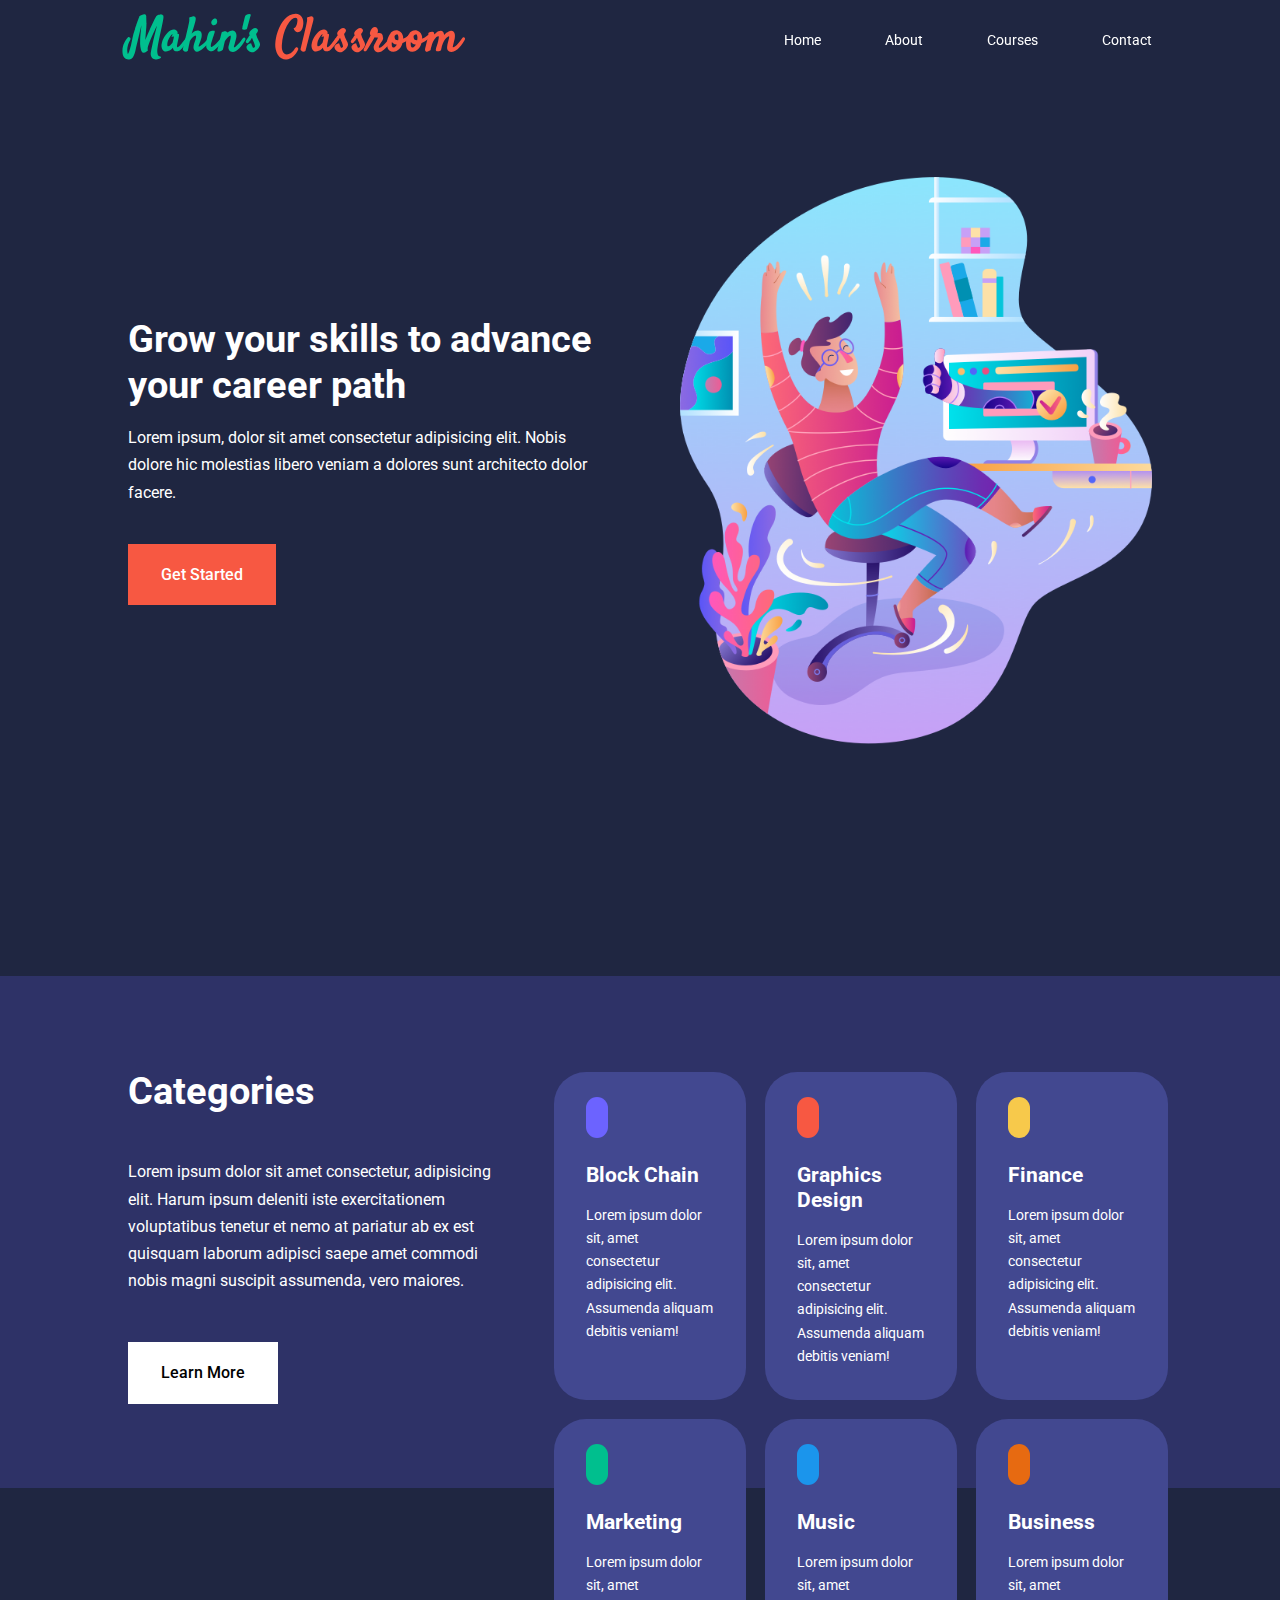
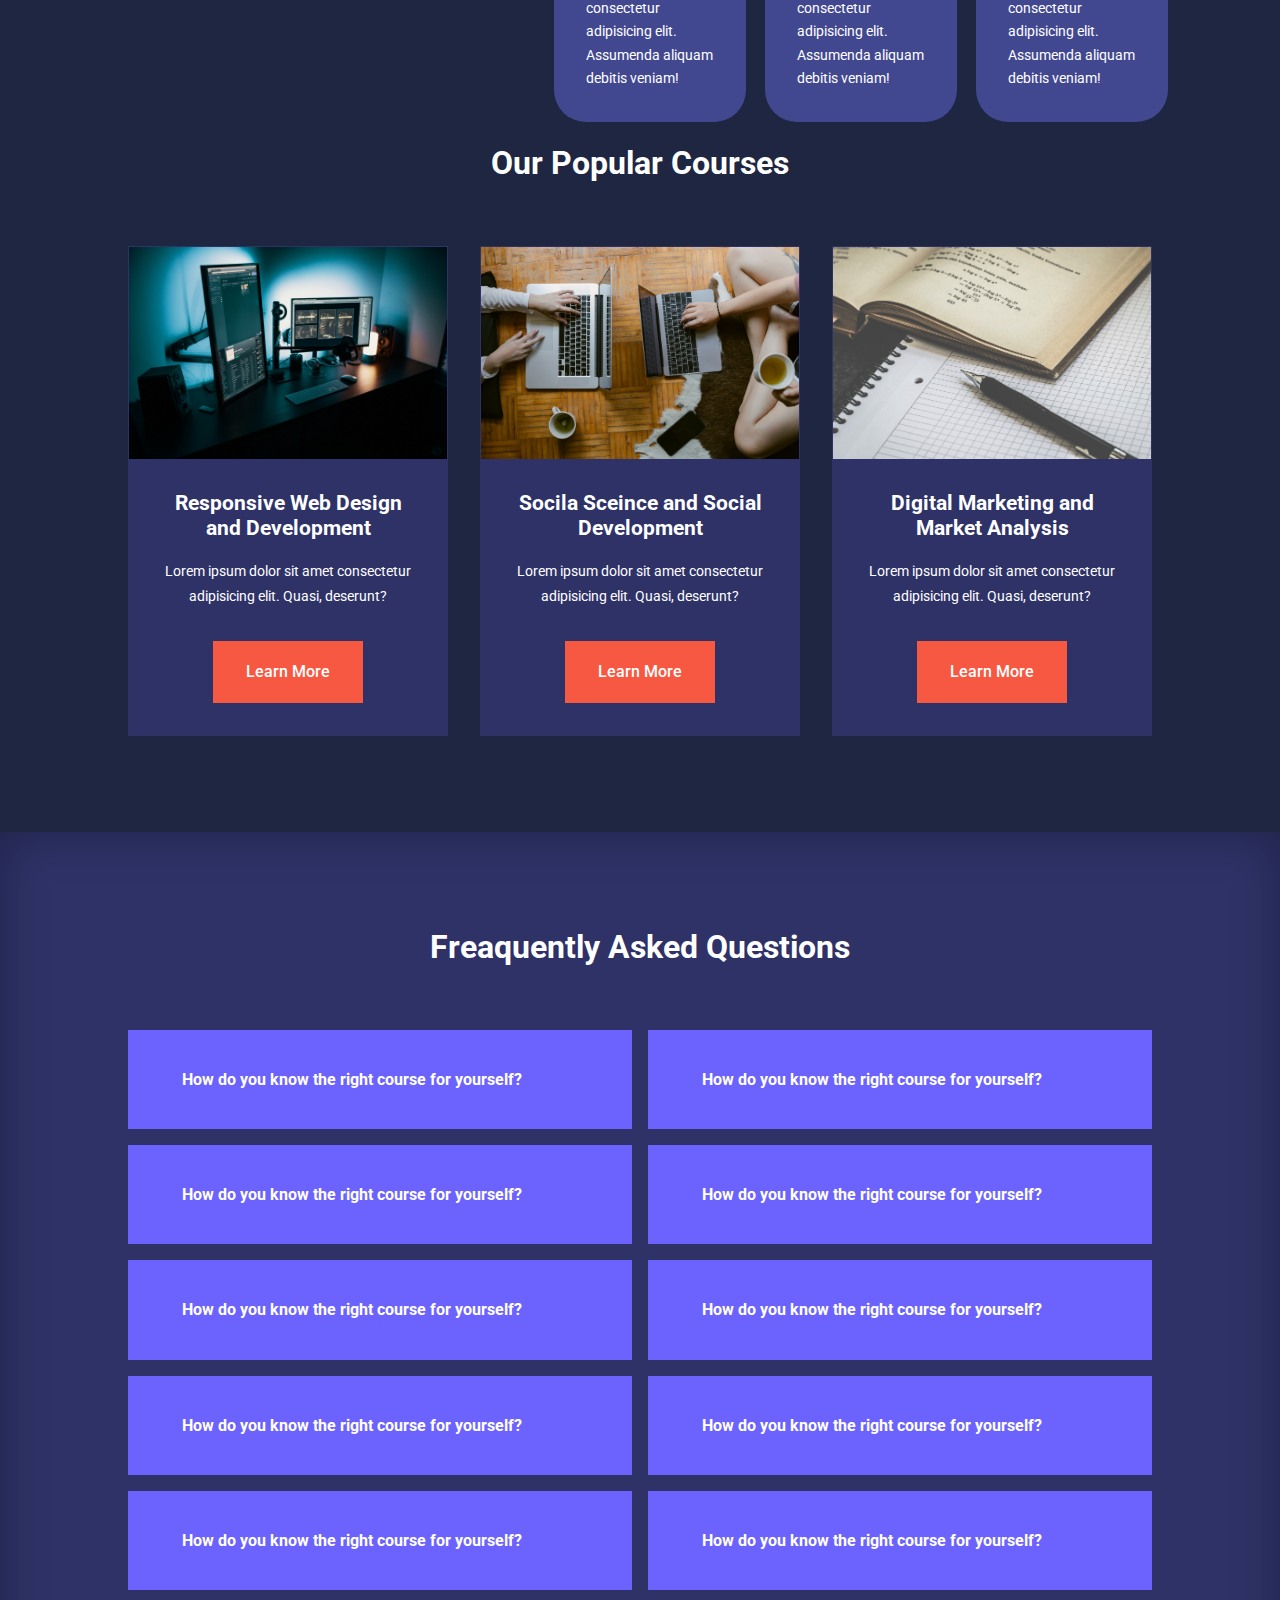
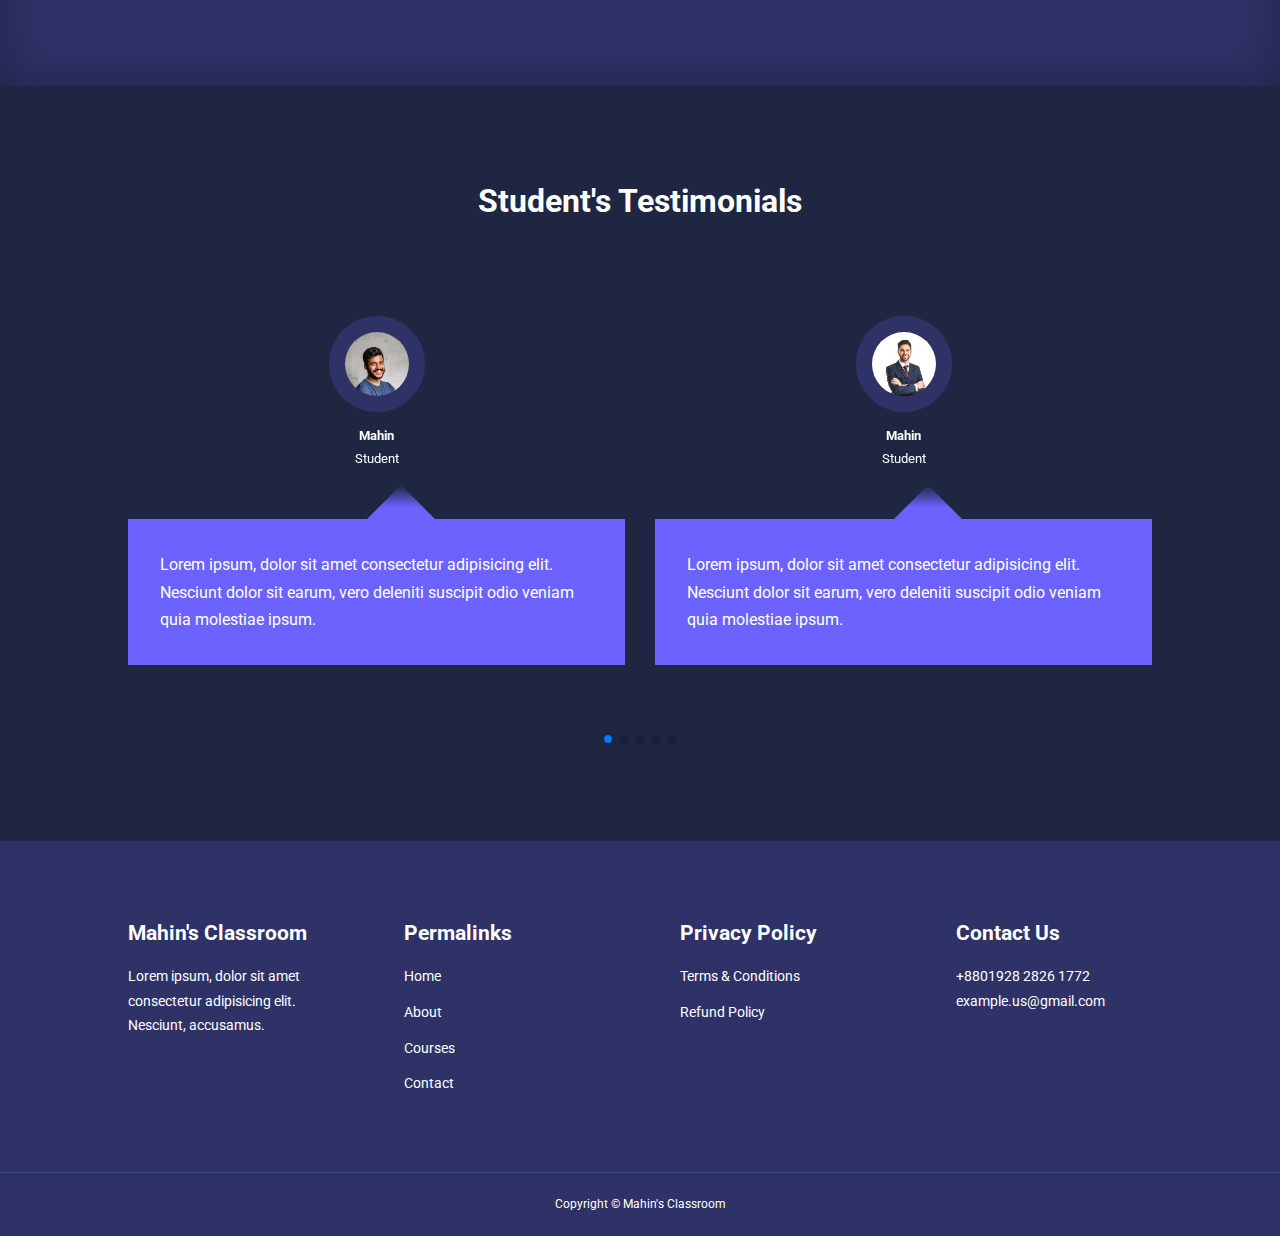
<file: index.html>
<!DOCTYPE html>
<html lang="en">
  <head>
    <meta charset="UTF-8" />
    <meta http-equiv="X-UA-Compatible" content="IE=edge" />
    <meta name="viewport" content="width=device-width, initial-scale=1.0" />
    <title>Mahin's Classroom</title>
    <link rel="stylesheet" href="./CSS/style.css" />

    <!--IconScout CDN-->
    <link
      rel="stylesheet"
      href="https://unicons.iconscout.com/release/v4.0.0/css/line.css"
    />

    <!--GOOGLE FONTS-->
    <link rel="preconnect" href="https://fonts.googleapis.com" />
    <link rel="preconnect" href="https://fonts.gstatic.com" crossorigin />
    <link
      href="https://fonts.googleapis.com/css2?family=Roboto:wght@300;400;500;700&display=swap"
      rel="stylesheet"
    />

    <!--Swiper JS-->
    <link
  rel="stylesheet"
  href="https://cdn.jsdelivr.net/npm/swiper@8/swiper-bundle.min.css"
/>
  </head>
  <body>
    <!--Navbar Start-->
    <nav>
      <div class="container nav-container">
        <a href="index.html"><h4 id="logo"><span>Mahin's</span> Classroom</h4></a>
        <ul class="nav-menu">
          <li><a href="index.html">Home</a></li>
          <li><a href="about.html">About</a></li>
          <li><a href="courses.html">Courses</a></li>
          <li><a href="contact.html">Contact</a></li>
        </ul>
        <button id="open-menu-btn"><i class="uil uil-bars"></i></button>
        <button id="close-menu-btn"><i class="uil uil-multiply"></i></button>
      </div>
    </nav>

    <!--Navbar End-->

    <!--Header Start-->
    <header>
      <div class="container header-container">
        <div class="header-left">
          <h1>Grow your skills to advance your career path</h1>
          <p>
            Lorem ipsum, dolor sit amet consectetur adipisicing elit. Nobis
            dolore hic molestias libero veniam a dolores sunt architecto dolor
            facere.
          </p>
          <a href="courses.html" class="btn btn-primary">Get Started</a>
        </div>
        <div class="header-right">
          <div class="header-right-img">
            <img src="./images/success.png" alt="" />
          </div>
        </div>
      </div>
    </header>

    <!--Categories-->
    <section class="categories">
      <div class="container categories-container">
        <div class="categories-left">
          <h1>Categories</h1>
          <p>
            Lorem ipsum dolor sit amet consectetur, adipisicing elit. Harum
            ipsum deleniti iste exercitationem voluptatibus tenetur et nemo at
            pariatur ab ex est quisquam laborum adipisci saepe amet commodi
            nobis magni suscipit assumenda, vero maiores.
          </p>
          <a href="#" class="btn">Learn More</a>
        </div>
        <div class="categories-right">
            <article class="category">
              <span class="category-icon"><i class="uil uil-bitcoin"></i></span>
              <h4>Block Chain</h4>
              <p>
                Lorem ipsum dolor sit, amet consectetur adipisicing elit. Assumenda
                aliquam debitis veniam!
              </p>
            </article>
    
            <article class="category">
                <span class="category-icon"><i class="uil uil-palette"></i></span>
                <h4>Graphics Design</h4>
                <p>
                  Lorem ipsum dolor sit, amet consectetur adipisicing elit. Assumenda
                  aliquam debitis veniam!
                </p>
              </article>
    
              <article class="category">
                <span class="category-icon"><i class="uil uil-dollar-alt"></i></span>
                <h4>Finance</h4>
                <p>
                  Lorem ipsum dolor sit, amet consectetur adipisicing elit. Assumenda
                  aliquam debitis veniam! 
                </p>
              </article>
    
              <article class="category">
                <span class="category-icon"><i class="uil uil-megaphone"></i></span>
                <h4>Marketing</h4>
                <p>
                  Lorem ipsum dolor sit, amet consectetur adipisicing elit. Assumenda
                  aliquam debitis veniam! 
                </p>
              </article>
    
              <article class="category">
                <span class="category-icon"><i class="uil uil-music"></i></span>
                <h4>Music</h4>
                <p>
                  Lorem ipsum dolor sit, amet consectetur adipisicing elit. Assumenda
                  aliquam debitis veniam!
                </p>
              </article>
    
              <article class="category">
                <span class="category-icon"><i class="uil uil-money-insert"></i></span>
                <h4>Business</h4>
                <p>
                  Lorem ipsum dolor sit, amet consectetur adipisicing elit. Assumenda
                  aliquam debitis veniam!
                </p>
              </article>
          </div>
      </div>
    </section>

    <!--END OF CATEGORIES-->


    <!--POPULAR COURSES-->

    <section id="courses">
        <h2>Our Popular Courses</h2>
        <div class="container course-container">
            <article class="course">
                <div class="course-img">
                    <img src="./images/computer2.jpg" alt="" >
                </div>
                <div class="course-info">
                    <h4>Responsive Web Design and Development</h4>
                    <p>Lorem ipsum dolor sit amet consectetur adipisicing elit. Quasi, deserunt?</p>
                    <a href="courses.html" class="btn btn-primary">Learn More</a>
                </div>
            </article>

            <article class="course">
                <div class="course-img">
                    <img src="./images/computer.jpg" alt="" >
                </div>
                <div class="course-info">
                    <h4>Socila Sceince and Social Development</h4>
                <p>Lorem ipsum dolor sit amet consectetur adipisicing elit. Quasi, deserunt?</p>
                <a href="courses.html" class="btn btn-primary">Learn More</a>
                </div>
            </article>

            <article class="course">
                <div class="course-img">
                    <img src="./images/book.jpg" alt="" >
                </div>
                <div class="course-info">
                    <h4>Digital Marketing and Market Analysis</h4>
                    <p>Lorem ipsum dolor sit amet consectetur adipisicing elit. Quasi, deserunt?</p>
                    <a href="courses.html" class="btn btn-primary">Learn More</a>
                </div>
            </article>
        </div>
    </section>

    <!--END OF COURSES-->

    <!--FAQ Starts-->

    <section class="faqs">
      <h2>Freaquently Asked Questions</h2>
      <div class="container faqs-container">
        <article class="faq">
          <div class="faq-icon"><i class="uil uil-plus-circle"></i></div>
          <div class="question-answer">
            <h4>How do you know  the right course for yourself?</h4>
            <p>Lorem ipsum dolor sit amet consectetur adipisicing elit. Modi tempora aliquam laborum cupiditate cum obcaecati doloribus sapiente non quae provident. Ducimus impedit autem delectus voluptates asperiores cupiditate soluta non quas!</p>
          </div>
        </article>

        <article class="faq">
          <div class="faq-icon"><i class="uil uil-plus-circle"></i></div>
          <div class="question-answer">
            <h4>How do you know  the right course for yourself?</h4>
            <p>Lorem ipsum dolor sit amet consectetur adipisicing elit. Modi tempora aliquam laborum cupiditate cum obcaecati doloribus sapiente non quae provident. Ducimus impedit autem delectus voluptates asperiores cupiditate soluta non quas!</p>
          </div>
        </article>

        <article class="faq">
          <div class="faq-icon"><i class="uil uil-plus-circle"></i></div>
          <div class="question-answer">
            <h4>How do you know  the right course for yourself?</h4>
            <p>Lorem ipsum dolor sit amet consectetur adipisicing elit. Modi tempora aliquam laborum cupiditate cum obcaecati doloribus sapiente non quae provident. Ducimus impedit autem delectus voluptates asperiores cupiditate soluta non quas!</p>
          </div>
        </article>

        <article class="faq">
          <div class="faq-icon"><i class="uil uil-plus-circle"></i></div>
          <div class="question-answer">
            <h4>How do you know  the right course for yourself?</h4>
            <p>Lorem ipsum dolor sit amet consectetur adipisicing elit. Modi tempora aliquam laborum cupiditate cum obcaecati doloribus sapiente non quae provident. Ducimus impedit autem delectus voluptates asperiores cupiditate soluta non quas!</p>
          </div>
        </article>

        <article class="faq">
          <div class="faq-icon"><i class="uil uil-plus-circle"></i></div>
          <div class="question-answer">
            <h4>How do you know  the right course for yourself?</h4>
            <p>Lorem ipsum dolor sit amet consectetur adipisicing elit. Modi tempora aliquam laborum cupiditate cum obcaecati doloribus sapiente non quae provident. Ducimus impedit autem delectus voluptates asperiores cupiditate soluta non quas!</p>
          </div>
        </article>

        <article class="faq">
          <div class="faq-icon"><i class="uil uil-plus-circle"></i></div>
          <div class="question-answer">
            <h4>How do you know  the right course for yourself?</h4>
            <p>Lorem ipsum dolor sit amet consectetur adipisicing elit. Modi tempora aliquam laborum cupiditate cum obcaecati doloribus sapiente non quae provident. Ducimus impedit autem delectus voluptates asperiores cupiditate soluta non quas!</p>
          </div>
        </article>

        <article class="faq">
          <div class="faq-icon"><i class="uil uil-plus-circle"></i></div>
          <div class="question-answer">
            <h4>How do you know  the right course for yourself?</h4>
            <p>Lorem ipsum dolor sit amet consectetur adipisicing elit. Modi tempora aliquam laborum cupiditate cum obcaecati doloribus sapiente non quae provident. Ducimus impedit autem delectus voluptates asperiores cupiditate soluta non quas!</p>
          </div>
        </article>

        <article class="faq">
          <div class="faq-icon"><i class="uil uil-plus-circle"></i></div>
          <div class="question-answer">
            <h4>How do you know  the right course for yourself?</h4>
            <p>Lorem ipsum dolor sit amet consectetur adipisicing elit. Modi tempora aliquam laborum cupiditate cum obcaecati doloribus sapiente non quae provident. Ducimus impedit autem delectus voluptates asperiores cupiditate soluta non quas!</p>
          </div>
        </article>

        <article class="faq">
          <div class="faq-icon"><i class="uil uil-plus-circle"></i></div>
          <div class="question-answer">
            <h4>How do you know  the right course for yourself?</h4>
            <p>Lorem ipsum dolor sit amet consectetur adipisicing elit. Modi tempora aliquam laborum cupiditate cum obcaecati doloribus sapiente non quae provident. Ducimus impedit autem delectus voluptates asperiores cupiditate soluta non quas!</p>
          </div>
        </article>

        <article class="faq">
          <div class="faq-icon"><i class="uil uil-plus-circle"></i></div>
          <div class="question-answer">
            <h4>How do you know  the right course for yourself?</h4>
            <p>Lorem ipsum dolor sit amet consectetur adipisicing elit. Modi tempora aliquam laborum cupiditate cum obcaecati doloribus sapiente non quae provident. Ducimus impedit autem delectus voluptates asperiores cupiditate soluta non quas!</p>
          </div>
        </article>
      </div>
    </section>

    <!--End Of FAQs-->

    <!--Testimonial-->
    <section class="container testimonials-container mySwiper">
      <h2>Student's Testimonials</h2>
      <div class="swiper-wrapper">
        <artical class="testimonial swiper-slide">
          <div class="avatar">
            <img src="./images/man1.jpg" alt="">
          </div>
          <div class="testimonial-info">
            <h5>Mahin</h5>
            <small>Student</small>
          </div>
          <div class="testimonial-body">
            <p>Lorem ipsum, dolor sit amet consectetur adipisicing elit. Nesciunt dolor sit earum, vero deleniti suscipit odio veniam quia molestiae ipsum.</p>
          </div>
        </artical>

        <artical class="testimonial swiper-slide">
          <div class="avatar">
            <img src="./images/manFormalpic12.jpg" alt="">
          </div>
          <div class="testimonial-info">
            <h5>Mahin</h5>
            <small>Student</small>
          </div>
          <div class="testimonial-body">
            <p>Lorem ipsum, dolor sit amet consectetur adipisicing elit. Nesciunt dolor sit earum, vero deleniti suscipit odio veniam quia molestiae ipsum.</p>
          </div>
        </artical>

        <artical class="testimonial swiper-slide">
          <div class="avatar">
            <img src="./images/man4.jpg" alt="">
          </div>
          <div class="testimonial-info">
            <h5>Mahin</h5>
            <small>Student</small>
          </div>
          <div class="testimonial-body">
            <p>Lorem ipsum, dolor sit amet consectetur adipisicing elit. Nesciunt dolor sit earum, vero deleniti suscipit odio veniam quia molestiae ipsum.</p>
          </div>
        </artical>

        <artical class="testimonial swiper-slide">
          <div class="avatar">
            <img src="./images/man5.jpg" alt="">
          </div>
          <div class="testimonial-info">
            <h5>Mahin</h5>
            <small>Student</small>
          </div>
          <div class="testimonial-body">
            <p>Lorem ipsum, dolor sit amet consectetur adipisicing elit. Nesciunt dolor sit earum, vero deleniti suscipit odio veniam quia molestiae ipsum.</p>
          </div>
        </artical>

        <artical class="testimonial swiper-slide">
          <div class="avatar">
            <img src="./images/man3.jpg" alt="">
          </div>
          <div class="testimonial-info">
            <h5>Mahin</h5>
            <small>Student</small>
          </div>
          <div class="testimonial-body">
            <p>Lorem ipsum, dolor sit amet consectetur adipisicing elit. Nesciunt dolor sit earum, vero deleniti suscipit odio veniam quia molestiae ipsum.</p>
          </div>
        </artical>

        <artical class="testimonial swiper-slide">
          <div class="avatar">
            <img src="./images/manFormalpic1.jpg" alt="">
          </div>
          <div class="testimonial-info">
            <h5>Mahin</h5>
            <small>Student</small>
          </div>
          <div class="testimonial-body">
            <p>Lorem ipsum, dolor sit amet consectetur adipisicing elit. Nesciunt dolor sit earum, vero deleniti suscipit odio veniam quia molestiae ipsum.</p>
          </div>
        </artical>
      </div>

      <div class="swiper-pagination"></div>

    </section>

    <!--Testimonial End-->


    <!--Footer Section Starts-->

    <footer class="footer">
      <div class="container footer-container">
        <div class="footer1">
          <a href="index.html" class="logo"><h4>Mahin's Classroom</h4></a>
          <p>Lorem ipsum, dolor sit amet consectetur adipisicing elit. Nesciunt, accusamus.</p>
        </div>

        <div class="footer2">
          <h4>Permalinks</h4>
          <ul class="permalinks">
            <li><a href="index.html">Home</a></li>
            <li><a href="about.html">About</a></li>
            <li><a href="courses.html">Courses</a></li>
            <li><a href="contact.html">Contact</a></li>
          </ul>
        </div>

        <div class="footer privacy">
          <ul class="privacy">
            <li><a href="#"><h4>Privacy Policy</h4></a></li>
            <li><a href="#">Terms & Conditions</a></li>
            <li><a href="#">Refund Policy</a></li>
          </ul>
        </div>

        <div class="footer4">
          <h4>Contact Us</h4>
          <div class="info">
            <p>+8801928 2826 1772</p>
            <p>example.us@gmail.com</p>
          </div>

          <ul class="footer-socials">
            <li><a href="#"><i class="uil uil-facebook"></i></a></li>
            <li><a href="#"><i class="uil uil-instagram"></i></a></li>
            <li><a href="#"><i class="uil uil-twitter"></i></a></li>
            <li><a href="#"><i class="uil uil-linkedin"></i></a></li>
            <li><a href="#"><i class="uil uil-whatsapp"></i></i></a></li>
          </ul>
        </div>
      </div>
      <div class="footer-copyright">
        <small>Copyright &copy; Mahin's Classroom</small>
      </div>

    </footer>

    <!--End Of Footer-->

    <!--Import Java Script File-->
    <script src="main.js"></script>
    <!--Swiper JS-->
    <script src="https://cdn.jsdelivr.net/npm/swiper@8/swiper-bundle.min.js"></script>
    <script>
      var swiper = new Swiper(".mySwiper", {
        slidesPerView: 2,
        spaceBetween: 30,
        pagination: {
          el: ".swiper-pagination",
          clickable: true,
        },
        //when window is >= 600px
        breakpoints:{
          600: {
            slidesPerView: 2, 
          }
        }
      });
    </script>
  </body>
</html>
</file>
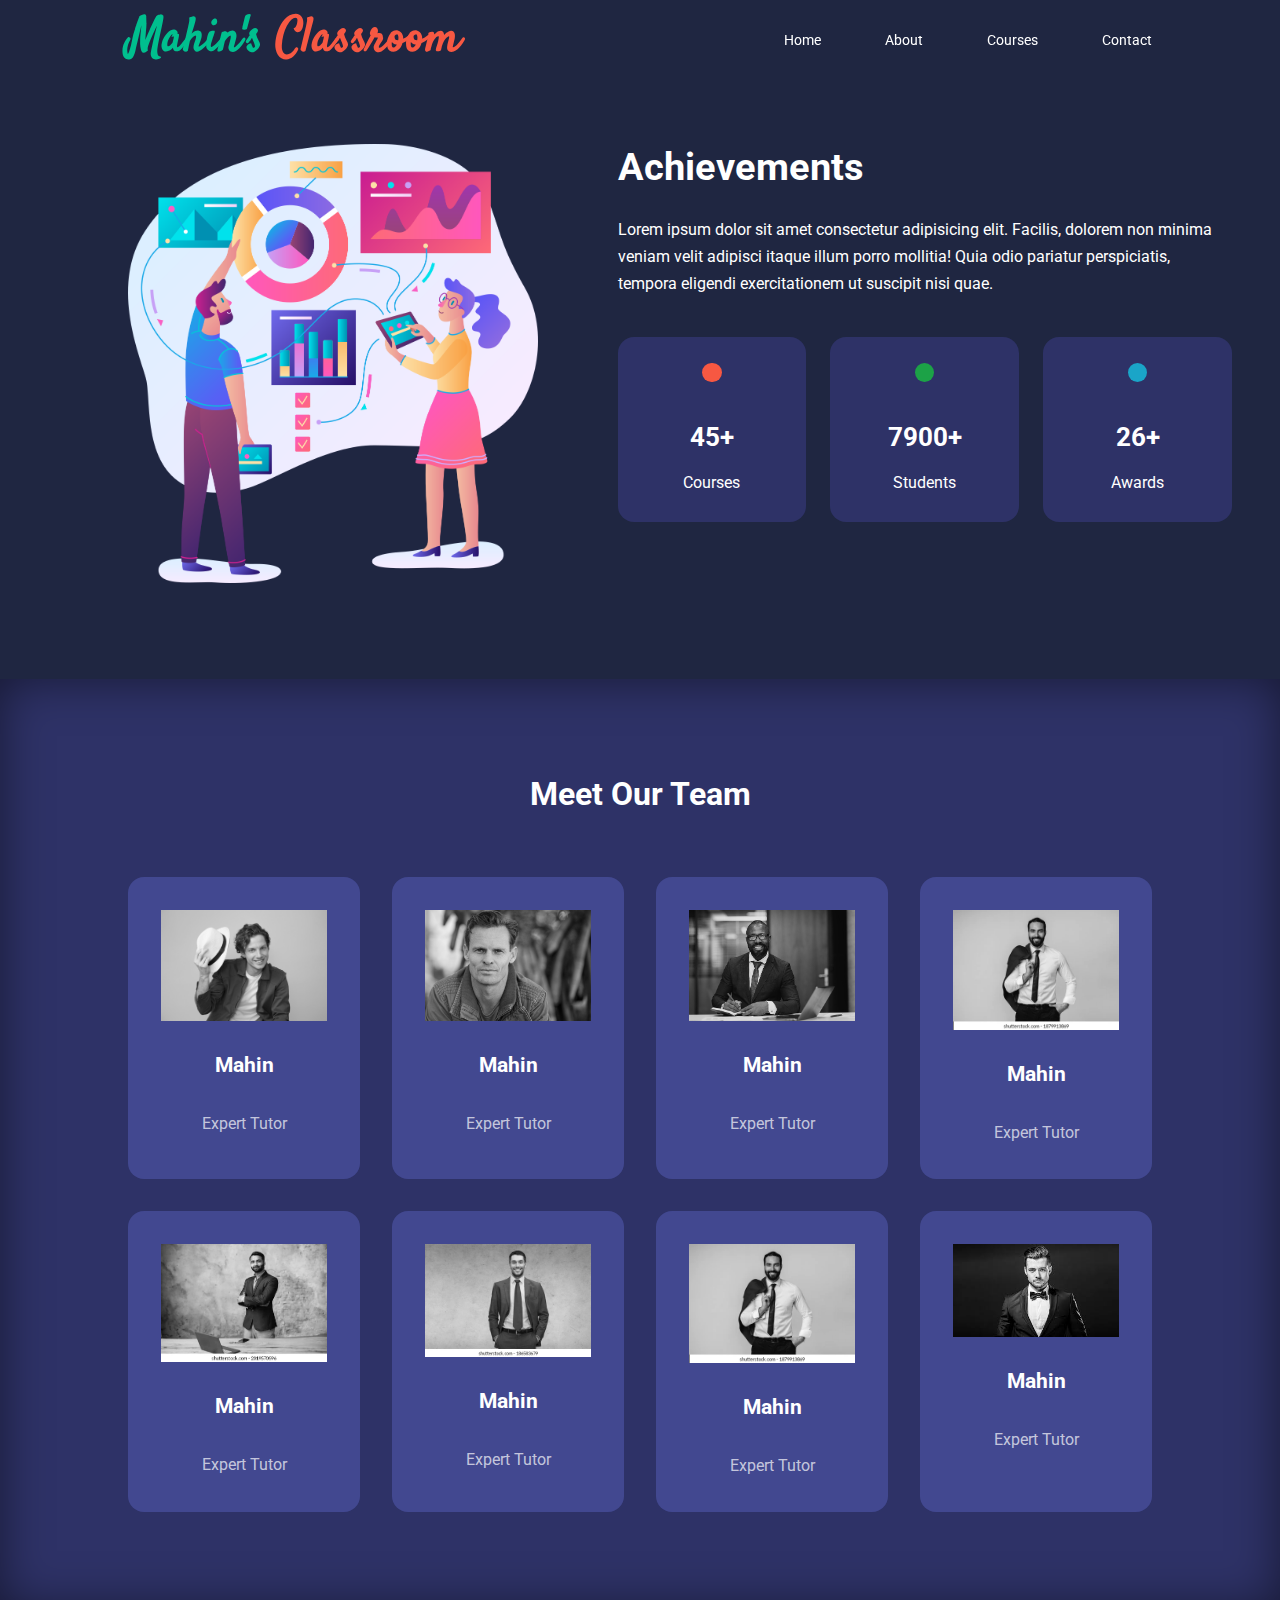
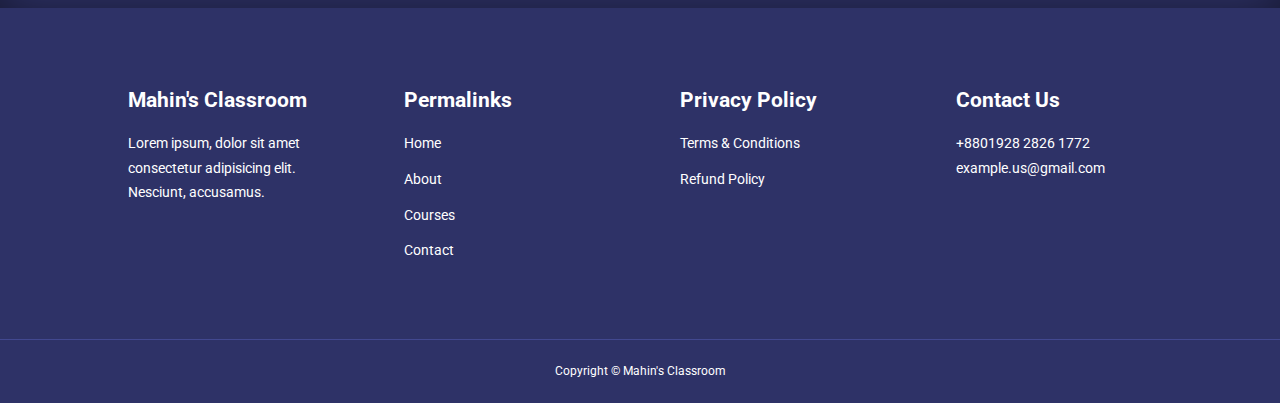
<file: about.html>
<!DOCTYPE html>
<html lang="en">
  <head>
    <meta charset="UTF-8" />
    <meta http-equiv="X-UA-Compatible" content="IE=edge" />
    <meta name="viewport" content="width=device-width, initial-scale=1.0" />
    <title>Mahin's Classroom</title>
    <link rel="stylesheet" href="./CSS/style.css" />
    <link rel="stylesheet" href="./CSS/about.css" />

    <!--IconScout CDN-->
    <link
      rel="stylesheet"
      href="https://unicons.iconscout.com/release/v4.0.0/css/line.css"
    />

    <!--GOOGLE FONTS-->
    <link rel="preconnect" href="https://fonts.googleapis.com" />
    <link rel="preconnect" href="https://fonts.gstatic.com" crossorigin />
    <link
      href="https://fonts.googleapis.com/css2?family=Roboto:wght@300;400;500;700&display=swap"
      rel="stylesheet"
    />

    <!--Swiper JS-->
    <link
  rel="stylesheet"
  href="https://cdn.jsdelivr.net/npm/swiper@8/swiper-bundle.min.css"
/>
  </head>
  <body>
    <!--Navbar Start-->
    <nav>
      <div class="container nav-container">
        <a href="index.html"><h4 id="logo"><span>Mahin's</span> Classroom</h4></a>
        <ul class="nav-menu">
          <li><a href="index.html">Home</a></li>
          <li><a href="about.html">About</a></li>
          <li><a href="courses.html">Courses</a></li>
          <li><a href="contact.html">Contact</a></li>
        </ul>
        <button id="open-menu-btn"><i class="uil uil-bars"></i></button>
        <button id="close-menu-btn"><i class="uil uil-multiply"></i></button>
      </div>
    </nav>

    <!--About Achievement -->

    <section class="achievements">
        <div class="container achievements-container">
            <div class="left-achievements">
                <img src="./images/data.png" alt="">
            </div>
            <div class="right-achievements">
                <h1>Achievements</h1>
                <p>Lorem ipsum dolor sit amet consectetur adipisicing elit. Facilis, dolorem non minima veniam velit adipisci itaque illum porro mollitia! Quia odio pariatur perspiciatis, tempora eligendi exercitationem ut suscipit nisi quae.</p>

                <div class="achievements-cards">
                    <article class="achievements-card">
                        <span class="achievement-icon">
                            <i class="uil uil-video"></i>
                        </span>
                        <h3>45+</h3>
                        <p>Courses</p>
                    </article>



                    <article class="achievements-card">
                        <span class="achievement-icon">
                            <i class="uil uil-users-alt"></i>
                        </span>
                        <h3>7900+</h3>
                        <p>Students</p>
                    </article>



                    <article class="achievements-card">
                        <span class="achievement-icon">
                            <i class="uil uil-trophy"></i>
                        </span>
                        <h3>26+</h3>
                        <p>Awards</p>
                    </article>
                </div>
            </div>
        </div>

    </section>


    <!--TEAM-->
    <section class="team">
        <h2>Meet Our Team</h2>
        <div class="container team-container">
            <article class="team-member">
                <div class="team-member-img">
                    <img src="./images/man4.jpg" alt="">
                </div>
                <div class="team-member-info">
                    <h4>Mahin</h4>
                    <p>Expert Tutor</p>
                </div>

                <div class="team-member-socials">
                    <a href="https://instagram.com" target="_blank"><i class="uil uil-instagram"></i></a>
                    <a href="https://facebook.com" target="_blank"><i class="uil uil-facebook"></i></a>
                    <a href="https://linkedin.com" target="_blank"><i class="uil uil-linkedin"></i></a>
                </div>
            </article>


            <article class="team-member">
                <div class="team-member-img">
                    <img src="./images/man5.jpg" alt="">
                </div>
                <div class="team-member-info">
                    <h4>Mahin</h4>
                    <p>Expert Tutor</p>
                </div>

                <div class="team-member-socials">
                    <a href="https://instagram.com" target="_blank"><i class="uil uil-instagram"></i></a>
                    <a href="https://facebook.com" target="_blank"><i class="uil uil-facebook"></i></a>
                    <a href="https://linkedin.com" target="_blank"><i class="uil uil-linkedin"></i></a>
                </div>
            </article>



            <article class="team-member">
                <div class="team-member-img">
                    <img src="./images/manFormalpic13.jpg" alt="">
                </div>
                <div class="team-member-info">
                    <h4>Mahin</h4>
                    <p>Expert Tutor</p>
                </div>

                <div class="team-member-socials">
                    <a href="https://instagram.com" target="_blank"><i class="uil uil-instagram"></i></a>
                    <a href="https://facebook.com" target="_blank"><i class="uil uil-facebook"></i></a>
                    <a href="https://linkedin.com" target="_blank"><i class="uil uil-linkedin"></i></a>
                </div>
            </article>




            <article class="team-member">
                <div class="team-member-img">
                    <img src="./images/manFormalpic11.jpg" alt="">
                </div>
                <div class="team-member-info">
                    <h4>Mahin</h4>
                    <p>Expert Tutor</p>
                </div>

                <div class="team-member-socials">
                    <a href="https://instagram.com" target="_blank"><i class="uil uil-instagram"></i></a>
                    <a href="https://facebook.com" target="_blank"><i class="uil uil-facebook"></i></a>
                    <a href="https://linkedin.com" target="_blank"><i class="uil uil-linkedin"></i></a>
                </div>
            </article>




            <article class="team-member">
                <div class="team-member-img">
                    <img src="./images/manFormalpic9.jpg" alt="">
                </div>
                <div class="team-member-info">
                    <h4>Mahin</h4>
                    <p>Expert Tutor</p>
                </div>

                <div class="team-member-socials">
                    <a href="https://instagram.com" target="_blank"><i class="uil uil-instagram"></i></a>
                    <a href="https://facebook.com" target="_blank"><i class="uil uil-facebook"></i></a>
                    <a href="https://linkedin.com" target="_blank"><i class="uil uil-linkedin"></i></a>
                </div>
            </article>




            <article class="team-member">
                <div class="team-member-img">
                    <img src="./images/manFormalpic10.jpg" alt="">
                </div>
                <div class="team-member-info">
                    <h4>Mahin</h4>
                    <p>Expert Tutor</p>
                </div>

                <div class="team-member-socials">
                    <a href="https://instagram.com" target="_blank"><i class="uil uil-instagram"></i></a>
                    <a href="https://facebook.com" target="_blank"><i class="uil uil-facebook"></i></a>
                    <a href="https://linkedin.com" target="_blank"><i class="uil uil-linkedin"></i></a>
                </div>
            </article>




            <article class="team-member">
                <div class="team-member-img">
                    <img src="./images/manFormalpic11.jpg" alt="">
                </div>
                <div class="team-member-info">
                    <h4>Mahin</h4>
                    <p>Expert Tutor</p>
                </div>

                <div class="team-member-socials">
                    <a href="https://instagram.com" target="_blank"><i class="uil uil-instagram"></i></a>
                    <a href="https://facebook.com" target="_blank"><i class="uil uil-facebook"></i></a>
                    <a href="https://linkedin.com" target="_blank"><i class="uil uil-linkedin"></i></a>
                </div>
            </article>


            <article class="team-member">
                <div class="team-member-img">
                    <img src="./images/manFormalpic2.jpg" alt="">
                </div>
                <div class="team-member-info">
                    <h4>Mahin</h4>
                    <p>Expert Tutor</p>
                </div>

                <div class="team-member-socials">
                    <a href="https://instagram.com" target="_blank"><i class="uil uil-instagram"></i></a>
                    <a href="https://facebook.com" target="_blank"><i class="uil uil-facebook"></i></a>
                    <a href="https://linkedin.com" target="_blank"><i class="uil uil-linkedin"></i></a>
                </div>
            </article>
        </div>
    </section> 

    <!--Footer-->

    <footer class="footer">
        <div class="container footer-container">
          <div class="footer1">
            <a href="index.html" class="logo"><h4>Mahin's Classroom</h4></a>
            <p>Lorem ipsum, dolor sit amet consectetur adipisicing elit. Nesciunt, accusamus.</p>
          </div>
  
          <div class="footer2">
            <h4>Permalinks</h4>
            <ul class="permalinks">
              <li><a href="index.html">Home</a></li>
              <li><a href="about.html">About</a></li>
              <li><a href="courses.html">Courses</a></li>
              <li><a href="contact.html">Contact</a></li>
            </ul>
          </div>
  
          <div class="footer privacy">
            <ul class="privacy">
              <li><a href="#"><h4>Privacy Policy</h4></a></li>
              <li><a href="#">Terms & Conditions</a></li>
              <li><a href="#">Refund Policy</a></li>
            </ul>
          </div>
  
          <div class="footer4">
            <h4>Contact Us</h4>
            <div class="info">
              <p>+8801928 2826 1772</p>
              <p>example.us@gmail.com</p>
            </div>
  
            <ul class="footer-socials">
              <li><a href="#"><i class="uil uil-facebook"></i></a></li>
              <li><a href="#"><i class="uil uil-instagram"></i></a></li>
              <li><a href="#"><i class="uil uil-twitter"></i></a></li>
              <li><a href="#"><i class="uil uil-linkedin"></i></a></li>
              <li><a href="#"><i class="uil uil-whatsapp"></i></i></a></li>
            </ul>
          </div>
        </div>
        <div class="footer-copyright">
          <small>Copyright &copy; Mahin's Classroom</small>
        </div>
      </footer>


      <script src="main.js"></script>
</body>
</file>
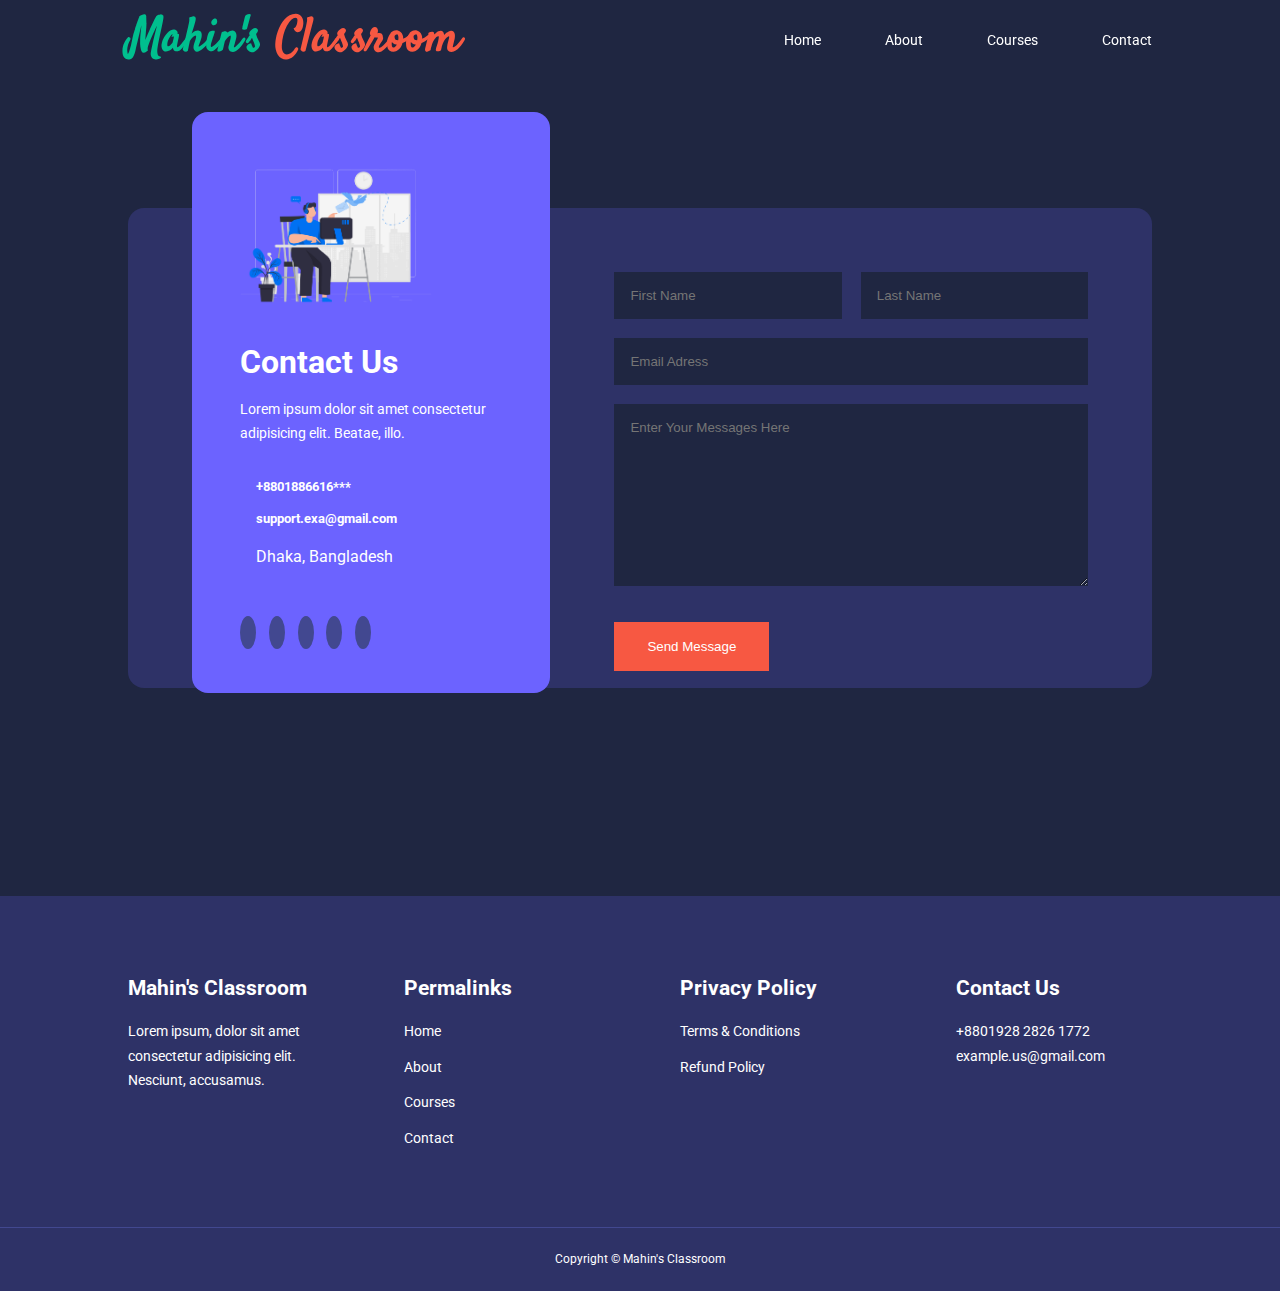
<file: contact.html>
<!DOCTYPE html>
<html lang="en">
  <head>
    <meta charset="UTF-8" />
    <meta http-equiv="X-UA-Compatible" content="IE=edge" />
    <meta name="viewport" content="width=device-width, initial-scale=1.0" />
    <title>Mahin's Classroom</title>
    <link rel="stylesheet" href="./CSS/style.css" />
    <link rel="stylesheet" href="./CSS/contact.css" />

    <!--IconScout CDN-->
    <link
      rel="stylesheet"
      href="https://unicons.iconscout.com/release/v4.0.0/css/line.css"
    />

    <!--GOOGLE FONTS-->
    <link rel="preconnect" href="https://fonts.googleapis.com" />
    <link rel="preconnect" href="https://fonts.gstatic.com" crossorigin />
    <link
      href="https://fonts.googleapis.com/css2?family=Roboto:wght@300;400;500;700&display=swap"
      rel="stylesheet"
    />

    <!--Swiper JS-->
    <link
  rel="stylesheet"
  href="https://cdn.jsdelivr.net/npm/swiper@8/swiper-bundle.min.css"
/>
  </head>
  <body>
    <!--Navbar Start-->
    <nav>
      <div class="container nav-container">
        <a href="index.html"><h4 id="logo"><span>Mahin's</span> Classroom</h4></a>
        <ul class="nav-menu">
          <li><a href="index.html">Home</a></li>
          <li><a href="about.html">About</a></li>
          <li><a href="courses.html">Courses</a></li>
          <li><a href="contact.html">Contact</a></li>
        </ul>
        <button id="open-menu-btn"><i class="uil uil-bars"></i></button>
        <button id="close-menu-btn"><i class="uil uil-multiply"></i></button>
      </div>
    </nav>

    <!--NavBar END-->


    <!--Contact Start-->
    <section class="contact">
        <div class="container contact-container">
            <aside class="contact-aside">
                <div class="aside-img">
                    <img src="./images/Contact us.png" alt="">
                </div>
                <h2>Contact Us</h2>
                <p>Lorem ipsum dolor sit amet consectetur adipisicing elit. Beatae, illo.</p>
                <ul class="contact-details">
                    <li>
                        <i class="uil uil-phone-volume"></i>
                        <h5>+8801886616***</h5>
                    </li>
                    <li>
                        <i class="uil uil-envelope-share"></i>
                        <h5>support.exa@gmail.com</h5>
                    </li>
                    <li>
                        <i class="uil uil-user-location"></i>
                        Dhaka, Bangladesh
                    </li>
                </ul>

                <ul class="contact-social">
                        <li><a href="#"><i class="uil uil-facebook"></i></a></li>
                        <li><a href="#"><i class="uil uil-instagram"></i></a></li>
                        <li><a href="#"><i class="uil uil-twitter"></i></a></li>
                        <li><a href="#"><i class="uil uil-linkedin"></i></a></li>
                        <li><a href="#"><i class="uil uil-whatsapp"></i></i></a></li>
                </ul>
            </aside>

            <form class="contact-form">
                <div class="form-name">
                    <input type="text" name="First Name" placeholder="First Name" required>
                    <input type="text" name="Last Name" placeholder="Last Name" required>
                </div>
                <input type="email" name="Email Adress" placeholder="Email Adress" required>
                <textarea name="Message" rows="10" placeholder="Enter Your Messages Here" required></textarea>
                <button type="submit" class="btn btn-primary">Send Message</button>
            </form>
        </div>
    </section>


    
    
    <!--Footer-->
    <footer class="footer">
    <div class="container footer-container">
      <div class="footer1">
        <a href="index.html" class="logo"><h4>Mahin's Classroom</h4></a>
        <p>Lorem ipsum, dolor sit amet consectetur adipisicing elit. Nesciunt, accusamus.</p>
      </div>

      <div class="footer2">
        <h4>Permalinks</h4>
        <ul class="permalinks">
          <li><a href="index.html">Home</a></li>
          <li><a href="about.html">About</a></li>
          <li><a href="courses.html">Courses</a></li>
          <li><a href="contact.html">Contact</a></li>
        </ul>
      </div>

      <div class="footer privacy">
        <ul class="privacy">
          <li><a href="#"><h4>Privacy Policy</h4></a></li>
          <li><a href="#">Terms & Conditions</a></li>
          <li><a href="#">Refund Policy</a></li>
        </ul>
      </div>

      <div class="footer4">
        <h4>Contact Us</h4>
        <div class="info">
          <p>+8801928 2826 1772</p>
          <p>example.us@gmail.com</p>
        </div>

        <ul class="footer-socials">
          <li><a href="#"><i class="uil uil-facebook"></i></a></li>
          <li><a href="#"><i class="uil uil-instagram"></i></a></li>
          <li><a href="#"><i class="uil uil-twitter"></i></a></li>
          <li><a href="#"><i class="uil uil-linkedin"></i></a></li>
          <li><a href="#"><i class="uil uil-whatsapp"></i></i></a></li>
        </ul>
      </div>
    </div>
    <div class="footer-copyright">
      <small>Copyright &copy; Mahin's Classroom</small>
    </div>
  </footer>


  <script src="main.js"></script>
</body>
</file>
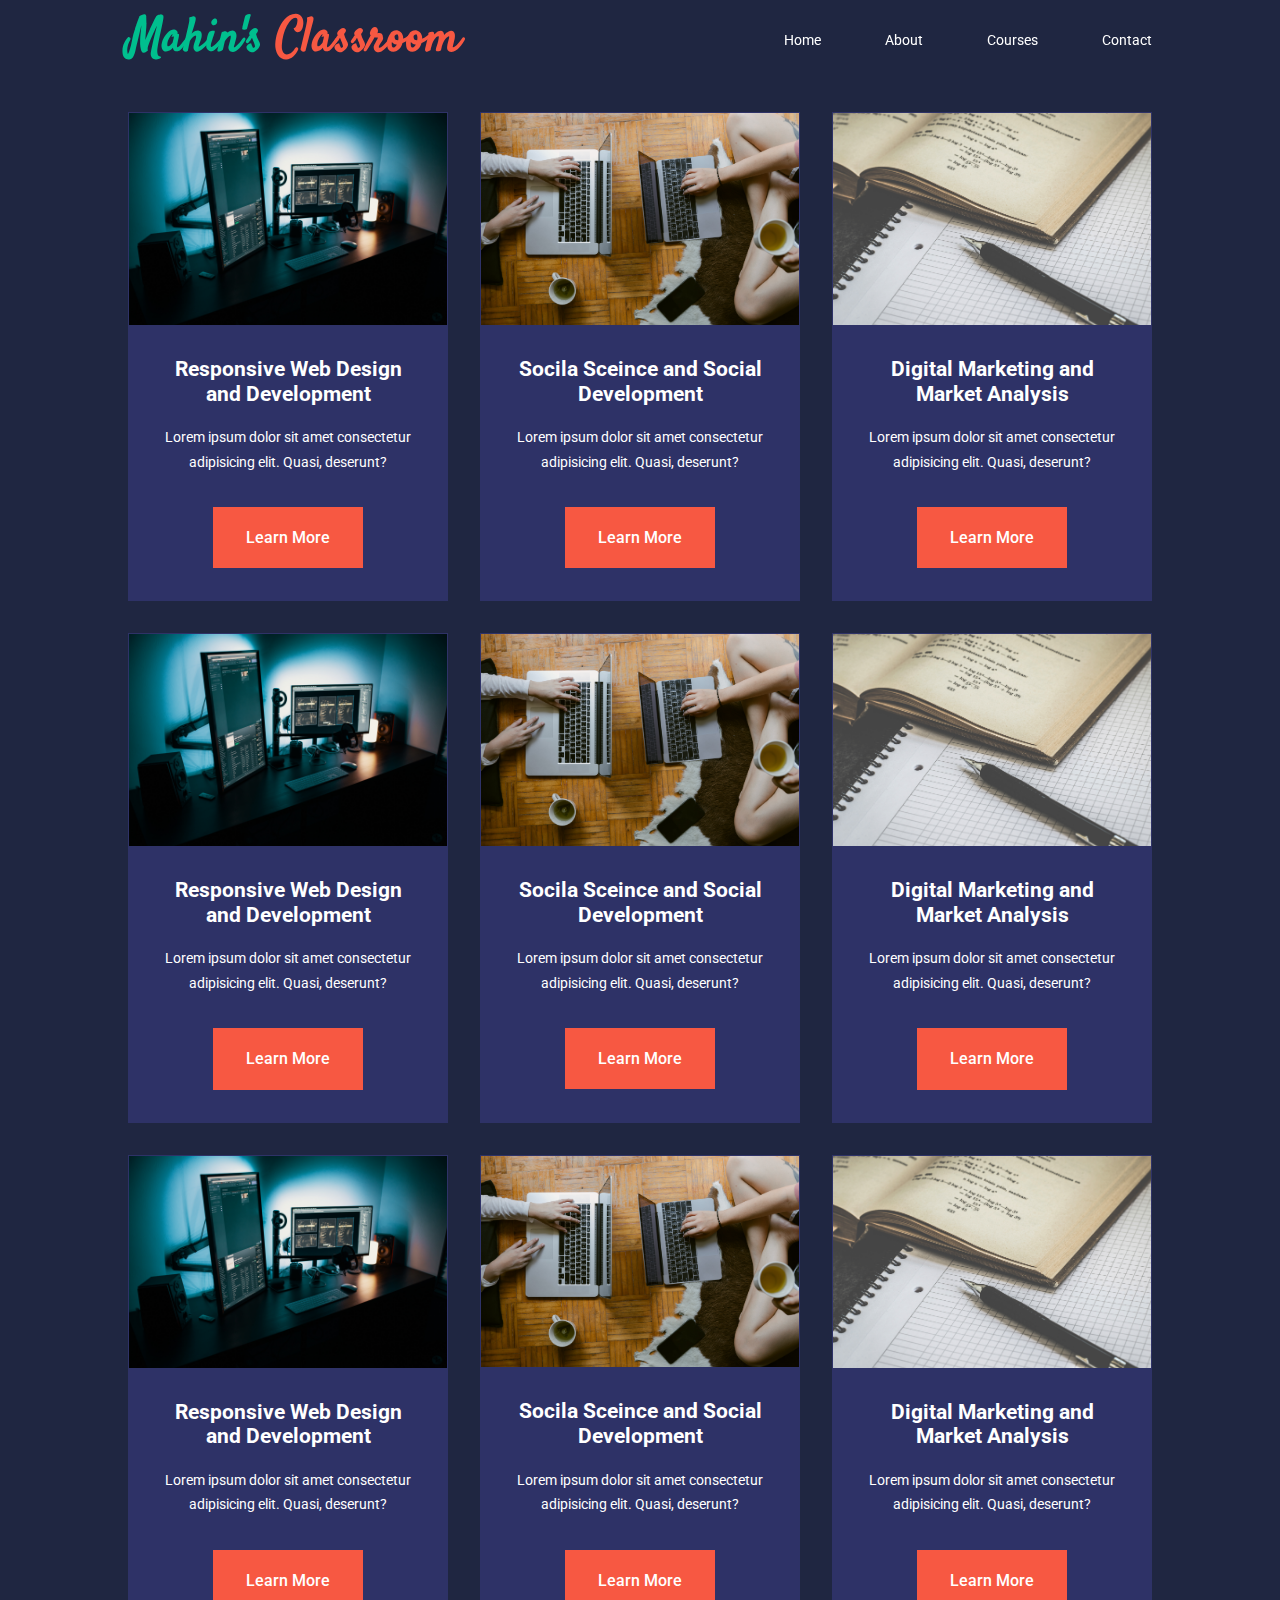
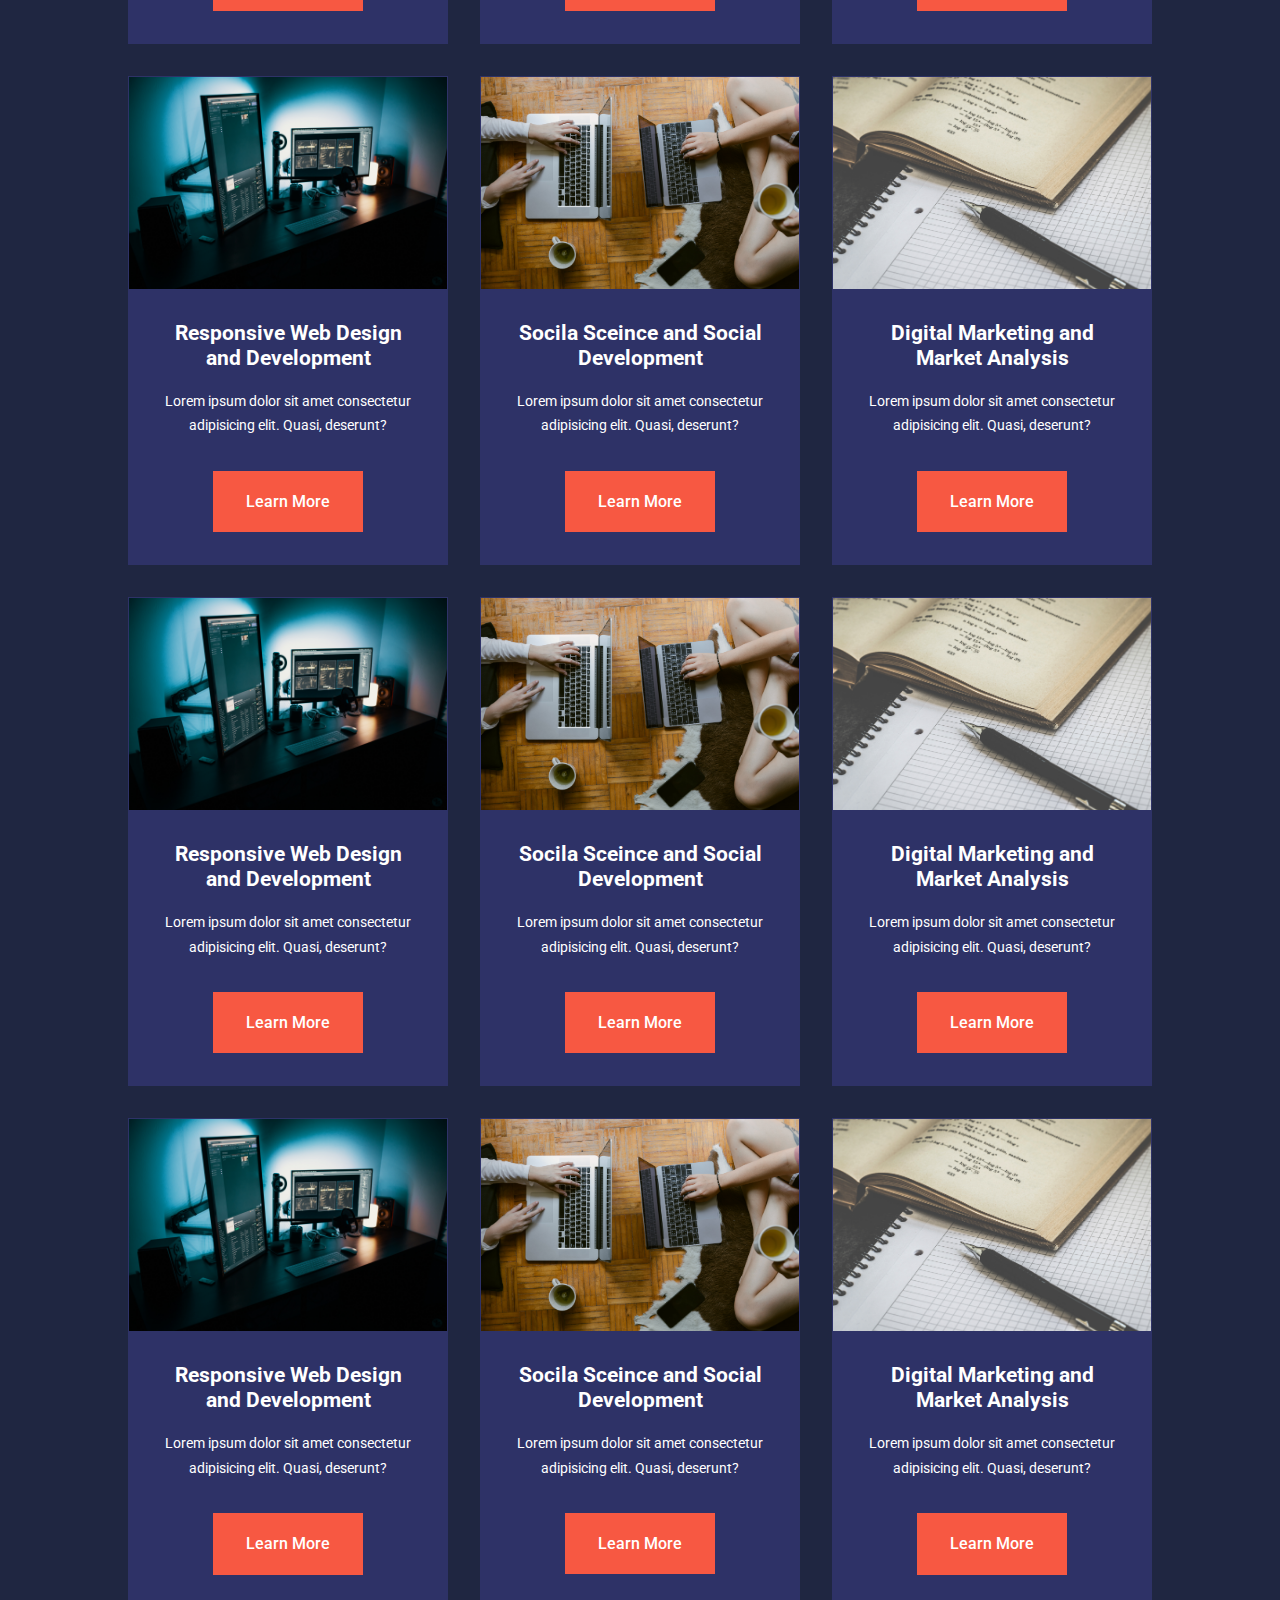
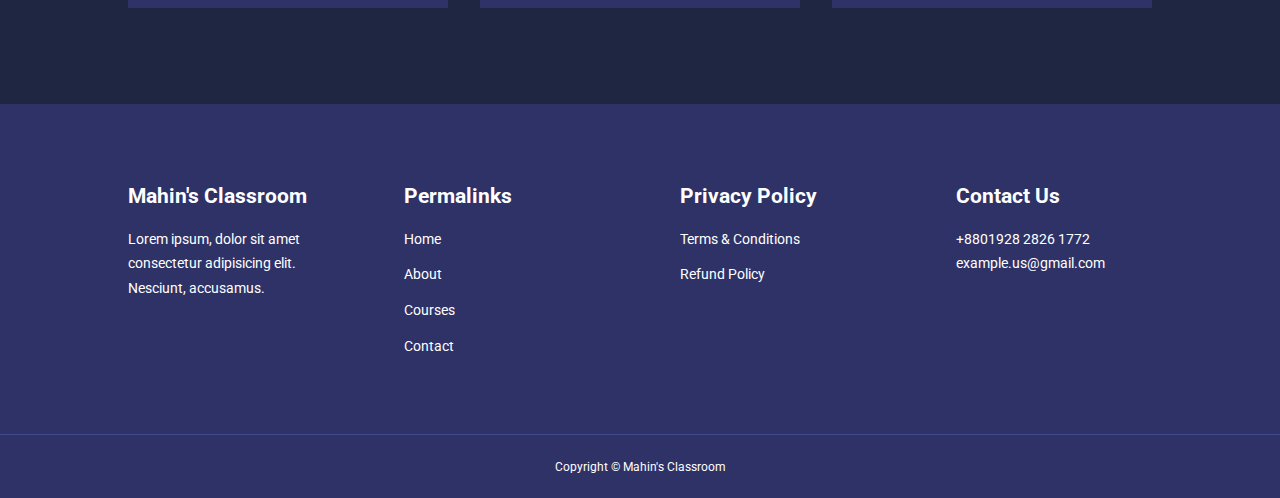
<file: courses.html>
<!DOCTYPE html>
<html lang="en">
  <head>
    <meta charset="UTF-8" />
    <meta http-equiv="X-UA-Compatible" content="IE=edge" />
    <meta name="viewport" content="width=device-width, initial-scale=1.0" />
    <title>Mahin's Classroom</title>
    <link rel="stylesheet" href="./CSS/style.css" />
    <link rel="stylesheet" href="./CSS/about.css" />

    <!--IconScout CDN-->
    <link
      rel="stylesheet"
      href="https://unicons.iconscout.com/release/v4.0.0/css/line.css"
    />

    <!--GOOGLE FONTS-->
    <link rel="preconnect" href="https://fonts.googleapis.com" />
    <link rel="preconnect" href="https://fonts.gstatic.com" crossorigin />
    <link
      href="https://fonts.googleapis.com/css2?family=Roboto:wght@300;400;500;700&display=swap"
      rel="stylesheet"
    />

    <!--Swiper JS-->
    <link
  rel="stylesheet"
  href="https://cdn.jsdelivr.net/npm/swiper@8/swiper-bundle.min.css"
/>
  </head>
  <body>
    <!--Navbar Start-->
    <nav>
      <div class="container nav-container">
        <a href="index.html"><h4 id="logo"><span>Mahin's</span> Classroom</h4></a>
        <ul class="nav-menu">
          <li><a href="index.html">Home</a></li>
          <li><a href="about.html">About</a></li>
          <li><a href="courses.html">Courses</a></li>
          <li><a href="contact.html">Contact</a></li>
        </ul>
        <button id="open-menu-btn"><i class="uil uil-bars"></i></button>
        <button id="close-menu-btn"><i class="uil uil-multiply"></i></button>
      </div>
    </nav>
    <!--NAVBAR END-->

    <!--OUR COURSES-->
    <section id="courses" style="margin-top: 1rem;">
        <div class="container course-container">
            <article class="course">
                <div class="course-img">
                    <img src="./images/computer2.jpg" alt="" >
                </div>
                <div class="course-info">
                    <h4>Responsive Web Design and Development</h4>
                    <p>Lorem ipsum dolor sit amet consectetur adipisicing elit. Quasi, deserunt?</p>
                    <a href="courses.html" class="btn btn-primary">Learn More</a>
                </div>
            </article>

            <article class="course">
                <div class="course-img">
                    <img src="./images/computer.jpg" alt="" >
                </div>
                <div class="course-info">
                    <h4>Socila Sceince and Social Development</h4>
                <p>Lorem ipsum dolor sit amet consectetur adipisicing elit. Quasi, deserunt?</p>
                <a href="courses.html" class="btn btn-primary">Learn More</a>
                </div>
            </article>

            <article class="course">
                <div class="course-img">
                    <img src="./images/book.jpg" alt="" >
                </div>
                <div class="course-info">
                    <h4>Digital Marketing and Market Analysis</h4>
                    <p>Lorem ipsum dolor sit amet consectetur adipisicing elit. Quasi, deserunt?</p>
                    <a href="courses.html" class="btn btn-primary">Learn More</a>
                </div>
            </article>

            <article class="course">
                <div class="course-img">
                    <img src="./images/computer2.jpg" alt="" >
                </div>
                <div class="course-info">
                    <h4>Responsive Web Design and Development</h4>
                    <p>Lorem ipsum dolor sit amet consectetur adipisicing elit. Quasi, deserunt?</p>
                    <a href="courses.html" class="btn btn-primary">Learn More</a>
                </div>
            </article>

            <article class="course">
                <div class="course-img">
                    <img src="./images/computer.jpg" alt="" >
                </div>
                <div class="course-info">
                    <h4>Socila Sceince and Social Development</h4>
                <p>Lorem ipsum dolor sit amet consectetur adipisicing elit. Quasi, deserunt?</p>
                <a href="courses.html" class="btn btn-primary">Learn More</a>
                </div>
            </article>

            <article class="course">
                <div class="course-img">
                    <img src="./images/book.jpg" alt="" >
                </div>
                <div class="course-info">
                    <h4>Digital Marketing and Market Analysis</h4>
                    <p>Lorem ipsum dolor sit amet consectetur adipisicing elit. Quasi, deserunt?</p>
                    <a href="courses.html" class="btn btn-primary">Learn More</a>
                </div>
            </article>

            <article class="course">
                <div class="course-img">
                    <img src="./images/computer2.jpg" alt="" >
                </div>
                <div class="course-info">
                    <h4>Responsive Web Design and Development</h4>
                    <p>Lorem ipsum dolor sit amet consectetur adipisicing elit. Quasi, deserunt?</p>
                    <a href="courses.html" class="btn btn-primary">Learn More</a>
                </div>
            </article>

            <article class="course">
                <div class="course-img">
                    <img src="./images/computer.jpg" alt="" >
                </div>
                <div class="course-info">
                    <h4>Socila Sceince and Social Development</h4>
                <p>Lorem ipsum dolor sit amet consectetur adipisicing elit. Quasi, deserunt?</p>
                <a href="courses.html" class="btn btn-primary">Learn More</a>
                </div>
            </article>

            <article class="course">
                <div class="course-img">
                    <img src="./images/book.jpg" alt="" >
                </div>
                <div class="course-info">
                    <h4>Digital Marketing and Market Analysis</h4>
                    <p>Lorem ipsum dolor sit amet consectetur adipisicing elit. Quasi, deserunt?</p>
                    <a href="courses.html" class="btn btn-primary">Learn More</a>
                </div>
            </article>

            <article class="course">
                <div class="course-img">
                    <img src="./images/computer2.jpg" alt="" >
                </div>
                <div class="course-info">
                    <h4>Responsive Web Design and Development</h4>
                    <p>Lorem ipsum dolor sit amet consectetur adipisicing elit. Quasi, deserunt?</p>
                    <a href="courses.html" class="btn btn-primary">Learn More</a>
                </div>
            </article>

            <article class="course">
                <div class="course-img">
                    <img src="./images/computer.jpg" alt="" >
                </div>
                <div class="course-info">
                    <h4>Socila Sceince and Social Development</h4>
                <p>Lorem ipsum dolor sit amet consectetur adipisicing elit. Quasi, deserunt?</p>
                <a href="courses.html" class="btn btn-primary">Learn More</a>
                </div>
            </article>

            <article class="course">
                <div class="course-img">
                    <img src="./images/book.jpg" alt="" >
                </div>
                <div class="course-info">
                    <h4>Digital Marketing and Market Analysis</h4>
                    <p>Lorem ipsum dolor sit amet consectetur adipisicing elit. Quasi, deserunt?</p>
                    <a href="courses.html" class="btn btn-primary">Learn More</a>
                </div>
            </article>

            <article class="course">
                <div class="course-img">
                    <img src="./images/computer2.jpg" alt="" >
                </div>
                <div class="course-info">
                    <h4>Responsive Web Design and Development</h4>
                    <p>Lorem ipsum dolor sit amet consectetur adipisicing elit. Quasi, deserunt?</p>
                    <a href="courses.html" class="btn btn-primary">Learn More</a>
                </div>
            </article>

            <article class="course">
                <div class="course-img">
                    <img src="./images/computer.jpg" alt="" >
                </div>
                <div class="course-info">
                    <h4>Socila Sceince and Social Development</h4>
                <p>Lorem ipsum dolor sit amet consectetur adipisicing elit. Quasi, deserunt?</p>
                <a href="courses.html" class="btn btn-primary">Learn More</a>
                </div>
            </article>

            <article class="course">
                <div class="course-img">
                    <img src="./images/book.jpg" alt="" >
                </div>
                <div class="course-info">
                    <h4>Digital Marketing and Market Analysis</h4>
                    <p>Lorem ipsum dolor sit amet consectetur adipisicing elit. Quasi, deserunt?</p>
                    <a href="courses.html" class="btn btn-primary">Learn More</a>
                </div>
            </article>

            <article class="course">
                <div class="course-img">
                    <img src="./images/computer2.jpg" alt="" >
                </div>
                <div class="course-info">
                    <h4>Responsive Web Design and Development</h4>
                    <p>Lorem ipsum dolor sit amet consectetur adipisicing elit. Quasi, deserunt?</p>
                    <a href="courses.html" class="btn btn-primary">Learn More</a>
                </div>
            </article>

            <article class="course">
                <div class="course-img">
                    <img src="./images/computer.jpg" alt="" >
                </div>
                <div class="course-info">
                    <h4>Socila Sceince and Social Development</h4>
                <p>Lorem ipsum dolor sit amet consectetur adipisicing elit. Quasi, deserunt?</p>
                <a href="courses.html" class="btn btn-primary">Learn More</a>
                </div>
            </article>

            <article class="course">
                <div class="course-img">
                    <img src="./images/book.jpg" alt="" >
                </div>
                <div class="course-info">
                    <h4>Digital Marketing and Market Analysis</h4>
                    <p>Lorem ipsum dolor sit amet consectetur adipisicing elit. Quasi, deserunt?</p>
                    <a href="courses.html" class="btn btn-primary">Learn More</a>
                </div>
            </article>
        </div>
    </section>

    <!--END OF COURSES-->
    
    <!--Footer-->

    <footer class="footer">
        <div class="container footer-container">
          <div class="footer1">
            <a href="index.html" class="logo"><h4>Mahin's Classroom</h4></a>
            <p>Lorem ipsum, dolor sit amet consectetur adipisicing elit. Nesciunt, accusamus.</p>
          </div>
  
          <div class="footer2">
            <h4>Permalinks</h4>
            <ul class="permalinks">
              <li><a href="index.html">Home</a></li>
              <li><a href="about.html">About</a></li>
              <li><a href="courses.html">Courses</a></li>
              <li><a href="contact.html">Contact</a></li>
            </ul>
          </div>
  
          <div class="footer privacy">
            <ul class="privacy">
              <li><a href="#"><h4>Privacy Policy</h4></a></li>
              <li><a href="#">Terms & Conditions</a></li>
              <li><a href="#">Refund Policy</a></li>
            </ul>
          </div>
  
          <div class="footer4">
            <h4>Contact Us</h4>
            <div class="info">
              <p>+8801928 2826 1772</p>
              <p>example.us@gmail.com</p>
            </div>
  
            <ul class="footer-socials">
              <li><a href="#"><i class="uil uil-facebook"></i></a></li>
              <li><a href="#"><i class="uil uil-instagram"></i></a></li>
              <li><a href="#"><i class="uil uil-twitter"></i></a></li>
              <li><a href="#"><i class="uil uil-linkedin"></i></a></li>
              <li><a href="#"><i class="uil uil-whatsapp"></i></i></a></li>
            </ul>
          </div>
        </div>
        <div class="footer-copyright">
          <small>Copyright &copy; Mahin's Classroom</small>
        </div>
      </footer>


      <script src="main.js"></script>
</body>
</file>
<file: CSS/style.css>
/*LOGO Font*/
 @import url('https://fonts.googleapis.com/css2?family=Satisfy&display=swap');
/*initial style for html tag and body*/
*{
    margin: 0;
    padding: 0;
    border: 0;
    outline: 0;
    text-decoration: none;
    list-style: none;
    box-sizing: border-box;
}


:root{
    --color-primary: #6c63ff;
    --color-success: #00bf8e;
    --color-warning: #f7c94b;
    --color-danger: #f75842;
    --color-danger-variant: rgba(247,88,66,0.4);
    --color-white: #fff;
    --color-light: rgba(255,255,255,0.7);
    --color-black: #000;
    --color-bg:#1f2641;
    --color-bg1:#2e3267;
    --color-bg2:#424890;


    --container-width-lg: 80%;
    --container-width-md: 90%;
    --container-width-sm: 94%;

    --transition: all 400ms ease;
}

body{
    font-family:'Roboto', sans-serif;
    line-height: 1.7;
    color: var(--color-white);
    background: var(--color-bg);
}

.container{
    width: var(--container-width-lg);
    margin: 0 auto;
}
section{
    padding: 6rem 0;
}

section h2{
    text-align: center;
    margin-bottom: 4rem;
}

h1, 
h2, 
h3,
h4,
h5{
    line-height: 1.2;
}

h1{
    font-size: 2.4rem;
}

h2{
    font-size: 2rem;
}

h3{
    font-size: 1.6rem;
}

h4{
    font-size: 1.3rem;
}

a{
    color: var(--color-white);
}

img{
    width: 100%;
    display: block;
    object-fit: cover;
}

.btn{
    display: inline-block;
    background: var(--color-white);
    color: var(--color-black);
    padding: 1rem 2rem;
    border: 1px solid transparent;
    font-weight: 500;
    transition: var(--transition);
}

.btn:hover{
    background: transparent;
    color: var(--color-white);
    border-color: var(--color-white);
}

.btn-primary{
    background: var(--color-danger);
    color: var(--color-white);
}

/*=============================NAVBAR========================*/

#logo{
    font-family: 'Satisfy', cursive;
    font-size: 3rem;
    color:#f75842;
}

#logo span{
    color:#00bf8e;
}

nav{
    background:transparent;
    width: 100vw;
    height: 5rem;
    position: fixed;
    top:0;
    z-index: 11;
}

/*Chnage navbar while Scrolling using JS*/

.window-scroll{
    background: var(--color-primary);
    box-shadow: 0 1rem 2rem rgba(0,0,0,0.2);
}

.window-scroll #logo{
    color: rgb(113, 231, 35);
}

.window-scroll #logo span{
    color: rgb(191, 219, 12);
}

.nav-container{
    height:100%;
    display: flex;
    justify-content: space-between;
    align-items: center;
} 

nav button{
    display: none;
}

.nav-menu{
    display: flex;
    align-items: center;
    gap:4rem;
}

.nav-menu a{
    font-size: 0.9rem;
    transition: var(--transition);
}

.nav-menu a:hover{
    color: var(--color-bg2);
    
}

/*====================HEADER===================*/

header{
    position: relative;
    top:5rem;
    overflow: hidden;
    height: 70vw;
    margin-bottom: 5rem;
}

.header-container{
    /* display: flex; */
    display: grid;
    grid-template-columns: 1fr 1fr;
    align-items: center;
    gap: 5rem;
    height: 85%;
}

.header-left p{
margin: 1rem 0 2.4rem;
}


/*==================CATEGORIES=================*/

.categories{
    background: var(--color-bg1);
    height: 32rem;
}

.categories h1{
    line-height: 1;
    margin-bottom: 3rem;
}

.categories-container{
    display: grid;
    grid-template-columns: 40% 60%;
    gap: 1rem;
}

.categories-left{
    margin-right: 2rem;
}
.categories-left p{
    margin:1rem 0 3rem;

}

.categories-right{
    display: grid;
    grid-template-columns: repeat(3,1fr);
    gap: 1.2rem;
}

.category{
    background: var(--color-bg2);
    padding: 2rem;
    border-radius: 2rem;
    transition: var(--transition);
}

.category:hover{
    box-shadow: 0 3rem 3rem rgba(4, 25, 95, 0.656);
    z-index: 1;
}


.category:nth-child(2) .category-icon{
    background: var(--color-danger);
}

.category:nth-child(3) .category-icon{
    background: var(--color-warning);
}

.category:nth-child(4) .category-icon{
    background: var(--color-success);
}

.category:nth-child(5) .category-icon{
    background: #1b95ec;
}

.category:nth-child(6) .category-icon{
    background: #e76a11;
}
.category-icon{
    background: var(--color-primary);
    padding: 0.7rem;
    border-radius: 0.9rem;
}

.category h4{
    margin: 2rem 0 1rem;

}

.category p{
    font-size: 0.85rem;

}

/*====================Courses===================*/

#courses{
    margin-top: 10rem;

}

.course-container{
    display: grid;
    grid-template-columns: repeat(3,1fr);
    gap:2rem;
}

.course{
    background: var(--color-bg1);
    text-align: center;
    border: 1px solid transparent;
    transition: var(--transition);
}

.course:hover{
    background:transparent;
    border: 1px solid rgb(13, 13, 190);
    box-shadow: 0 3rem 3rem rgba(4, 25, 95, 0.656);
}

.course-info{
    padding:2rem;
}

.course-info p{
    margin: 1.2rem 0 2rem;
    font-size: 0.9rem;

}


/*FAQS*/

.faqs{
    background: var(--color-bg1);
    box-shadow: inset 0 0 3rem rgba(0,0,0,0.3);
}

.faqs-container{
    display: grid;
    grid-template-columns: 1fr 1fr;
    gap:1rem;
}

.faq{
    padding: 2rem;
    display: flex;
    align-items: center;
    gap:1.4rem;
    height: fit-content;
    background: var(--color-primary);
    cursor: pointer;
}

.faq h4{
    font-size: 1rem;
    line-height: 2.2;
    

}

.faq-icon{
    align-self: flex-start;
    font-size: 1.2rem;
}

.faq p{
    margin: 0.8em;
    display: none;
}

.faq.open p{
    display: block;
}


/*Testimonial*/

.testimonials-container{
    overflow-x: hidden;
    position: relative;
    margin-bottom: 5rem;
}

.testimonial {
    padding-top: 2rem;
}

.avatar{
    width: 6rem;
    height:6rem;
    border-radius: 50%;
    overflow: hidden;
    margin: 0 auto 1rem;
    border: 1rem solid var(--color-bg1);
}


.testimonial-info{
    text-align: center;
}

.testimonial-body{
    background: var(--color-primary);
    padding: 2rem;
    margin-top: 3rem;
    position: relative;

}

.testimonial-body::before{
    content: "";
    display: block;
    background: linear-gradient(135deg, 
    transparent,  
    var(--color-primary), 
    var(--color-primary),
    var(--color-primary));
    width: 3rem;
    height: 3rem;
    position: absolute;
    left: 50%;
    top: -1.5rem;
    transform: rotate(45deg);
}

/*Footer*/

footer{
    background: var(--color-bg1);
    padding-top:5rem;
    font-size: 0.9rem;
}

.footer-container{
    display: grid;
    grid-template-columns: repeat(4,1fr);
    gap: 5rem;
}

.footer-container > div h4{
    margin-bottom: 1.2rem;
}

.footer1 p{
    margin: 0 0 2rem;
}

footer ul li{
    margin-bottom: 0.7rem;
}

footer ul li a:hover{
    text-decoration: underline;

}

.footer-socials{

    display: flex;
    gap: 1rem;
    margin-top: 2rem;
    font-size: 1.2rem;
}

.footer-socials i:hover{
    color: var(--color-primary);
}

.footer-copyright{
    text-align: center;
    margin-top: 4rem;
    padding: 1.2rem 0;
    border-top: 1px solid var(--color-bg2);
}

/*Tablets - responsive*/

@media screen and (max-width: 1024px) {
   .container{
    width: var(--container-width-md);
   }
    h1{
        font-size: 2.2rem;
    }
    h2{
        font-size: 1.7rem;
    }

    h3{
        font-size: 1.4rem;
    }
    h4{
        font-size: 1.2rem;
    }


    /*=======Navbar======*/

    nav button{
        display: inline-block;
        background: transparent;
        font-size: 1.8rem;
        color: white;
        cursor: pointer;
    }

    nav button#close-menu-btn{
        display: none;
    }

    .nav-menu{
        position: fixed;
        top:5rem;
        right:5%;
        height: fit-content;
        width: 18rem;
        flex-direction: column;
        gap: 0;
        display: none;
    }
    .nav-menu li{
        width: 100%;
        height:5.8rem;
        animation: animateNavItems 1s linear forwards ;
        transform-origin: top right;
        opacity: 0;
    }

    .nav-menu li:nth-child(2){
        animation-delay: 200ms;
    }

    .nav-menu li:nth-child(3){
        animation-delay: 400ms;
    }

    .nav-menu li:nth-child(4){
        animation-delay: 600ms;
    }

    @keyframes animateNavItems {
        0%{
            transform: rotateZ(-90deg) rotate(90deg) scale(0.1);
        }
        100%{
            transform: rotateZ(0) rotateX(0) scale(1);
            opacity: 1;
        }
    }

    .nav-menu li a{
        background: var(--color-primary);
        box-shadow: -4rem 6rem 10rem rgba(0,0,0,0.6);
        width: 100%;
        height: 100%;
        display: grid;
        place-items: center;
    }

    .nav-menu li a:hover{
        background: var(--color-bg2);
        color: white;
    }

    /*======HEADER=======*/

    header{
        height: 52vh;
        margin-bottom: 4rem;
    }
    .header-container{
        gap:0;
        padding-bottom: 3rem;
    }

    /*=====CATEGIRY======*/
    .categories{
        height: fit-content; 
    }

    .categories-container{
        grid-template-columns: 1fr;
        gap:3rem;
    }

    .categories-left{
        margin-right: 0;
    }

    /*====POPULAR COURSES======*/
    .course{
        margin-top: 0;
    }

    .course-container{
    grid-template-columns: 1fr 1fr;
    }

    /*======FAQS======*/

    .faqs-container{
        grid-template-columns: 1fr;
    }
    .faq{
        padding: 1rem;
    }

    /*======FOOTER=====*/

    .footer-container{
        grid-template-columns: 1fr 1fr;}
}


/*==============Responsive for Mobile===========*/

@media screen and (max-width:600px) {
    .container{
        width: var(--container-width-sm);
    }

    /*==========Navbar=========*/

    #logo{
        font-size: 40px;
    }


    /*=======Header=========*/

    header{
        height: 100vh;
    }

    .header-container{
        grid-template-columns: 1fr;
        text-align: center;
        margin-top: 0;
    }

    .header-left p {
        margin-bottom: 1.3rem;
    }

    .header-right{
        margin-top: 3rem;
    }
    /*=========Categories========*/

    .categories-right{
        grid-template-columns: 1fr 1fr;
        gap: 0.7rem;
    }
    .category{
        padding: 1rem;
        border-radius: 1rem;
    }

    .category-icon{
        margin-top: 4px;
        display: inline-block;
    }

    /*======Courses======*/

    .course-container{
        grid-template-columns: 1fr;
    }

    /*=====Testimonials======*/

    .testimonial-body{
        padding: 1.2rem;
    }

    /*============Footer===========*/

    .footer-container{
        grid-template-columns: 1fr;
        text-align: center;
        gap: 2rem;
    }


    .footer1 p{
        margin: 1rem auto;
    }

    .footer-socials{
        justify-content: center;
    }
    
}
</file>
<file: CSS/about.css>
/*==========Achievement==========*/
.achievements{
    margin-top: 3rem;
}

.achievements-container{
    display: grid;
    grid-template-columns: 40% 60%;
    gap: 5rem;
}

.right-achievements > p {
    margin:1.6rem 0 2.5rem;
}

.achievements-cards{
    display: grid;
    grid-template-columns: repeat(3, 1fr);
    gap: 1.5rem;
}

.achievements-card{
    background: var(--color-bg1);
    padding: 1.6rem;
    border-radius: 1rem;
    text-align: center;
}

.achievements-card:hover{
    background: var(--color-bg2);
    box-shadow: 0 3rem 3rem rgba(0,0,0,0.3);
    transition: var(--transition);
}

.achievement-icon{
    background: var(--color-danger);
    padding: 0.6rem;
    border-radius: 1rem;
    display: inline-block;
    margin-bottom: 2rem;
    font-size: 2rem;
}

.achievements-card:nth-child(2) .achievement-icon{
    background: rgb(28, 162, 71);
}

.achievements-card:nth-child(3) .achievement-icon{
    background: rgb(26, 165, 200);
}


.achievements-card p{
    margin-top: 1rem;  
}



/*====TEAM====*/
.team{
    background: var(--color-bg1);
    box-shadow: inset 0 0 3rem rgba(0,0,0,0.5);
}


.team-container{
    display: grid;
    grid-template-columns: repeat(4,1fr);
    gap: 2rem;
}

.team-member{
    background: var(--color-bg2);
    padding: 2rem;
    border: 1px solid transparent;
    border-radius: 1rem;
    transition: var(--transition);
    position: relative;
    overflow: hidden;
}


.team-member:hover{
    background:transparent;
    border-color: var(--color-primary);
}

.team-member-img img{
    filter: saturate(0);
}

.team-member-img:hover img{
    filter: saturate(1);
}

.team-member-info *{
    text-align: center;
    margin-top: 2rem;
}

.team-member-info p{
    color: var(--color-light);
}

.team-member-socials{
    position: absolute;
    top: 50%;
    transform: translateY(-50%);
    right: -100%;
    display: flex;
    flex-direction: column;
    background: var(--color-danger);
    border-radius: 1rem 0 0 1rem;
    box-shadow: -2rem 0 2rem rgba(0,0,0,0.3);
}

.team-member:hover .team-member-socials{
    right: 0;
    transition: var(--transition);

}

.team-member-socials a{
    padding: 1rem;
}

.team-member-socials a:hover{
    color: var(--color-bg2);
}






/*==============Tablet=============*/
@media screen and (max-width:1024px) {
    .achievements{
        margin-top: 2rem;
    }
    
    .achievements-container{
        grid-template-columns: 1fr;
        gap: 4rem;
    }


    .left-achievement{
        width: 80%;
        margin: 0 auto;
    }

    .team-container{
        grid-template-columns: repeat(3.1fr);
        gap: 1.5rem;
    }
    
    .team-member{
        padding: 1rem;
    }
}



/*=============Phone===========*/

@media screen and (max-width:600px){
    .achievements-cards{
        grid-template-columns: 1fr 1fr;
        gap: 0.7rem;
    }

    .team-container{
        grid-template-columns: 1fr 1fr;
        gap: 0.7rem;
    }

    .team-member{
        padding: 0;
    }

    .team-member p{
        margin-bottom: 1.5rem;
    }
}
</file>
<file: CSS/contact.css>
.contact-container{
    background: var(--color-bg1);
    padding: 4rem;
    display: grid;
    grid-template-columns: 40% 60%;
    gap: 4rem;
    height: 30rem;
    margin: 7rem auto;
    border-radius: 1rem;
}



/*============ASIDE==============*/
.contact-aside{
    background: var(--color-primary);
    padding: 3rem;
    border-radius: 1rem;
    position: relative;
    bottom: 10rem;
}

.aside-img{
    width: 12rem;
    margin-bottom: 2rem;
}

.contact-aside h2{
    text-align: left;
    margin-bottom: 1rem;
}

.contact-aside p{
    font-size: 0.9rem;
    margin-bottom: 2rem;
}

.contact-details li{
    display: flex;
    gap: 1rem;
    align-items: center;
    margin-bottom: 1rem;
}

.contact-social{
    display: flex;
    gap: 0.8rem;
    margin-top: 3rem;
}

.contact-social a{
    background: var(--color-bg2);
    padding: 0.5rem;
    border-radius: 50%;
    font-size: 0.9rem;
    transition: var(--transition);
}

.contact-social a:hover{
    background: transparent;
}

/*========FORM=======*/
.contact-form{
    display: flex;
    flex-direction: column;
    gap: 1.2rem;
    margin-right: 4rem;
}

.form-name{
    display: flex;
    gap: 1.2rem;
}

.contact-form input[type="text"]{
    width: 50%;
}

input, textarea{
    width: 100%;
    padding: 1rem;
    background: var(--color-bg);
    color: white;
    font-family: 'Franklin Gothic Medium', 'Arial Narrow', Arial, sans-serif;
}

.contact-form .btn{
    width: max-content;
    cursor: pointer;
    margin-top: 1rem;
}



/*=====Media Querry======*/
@media screen and (max-width:1024px) {

    .contact{
        padding-bottom: 0;
    }
    .contact-container{
        gap: 1.5rem;
        margin-top: 3rem;
        height: auto;
        padding: 1.5rem;
        bottom: 0;
    }

    .contact-form{
        align-self: center;
        margin-right: 1.5rem;
    }
    
}

/*======Media Querry for (Mobile)===========*/

@media screen and (max-width:600px){
    .contact-container{
        grid-template-columns: 1fr;
        gap: 3rem;
        margin-top: 5rem;
        padding: 0;
    }

    .contact-form{
        margin: 0 1.5rem 3rem;
    }

    .form-name{
        flex-direction: column;
    }

    .form-name input[type="text"]{
        width: 100%;
    }
}
</file>
